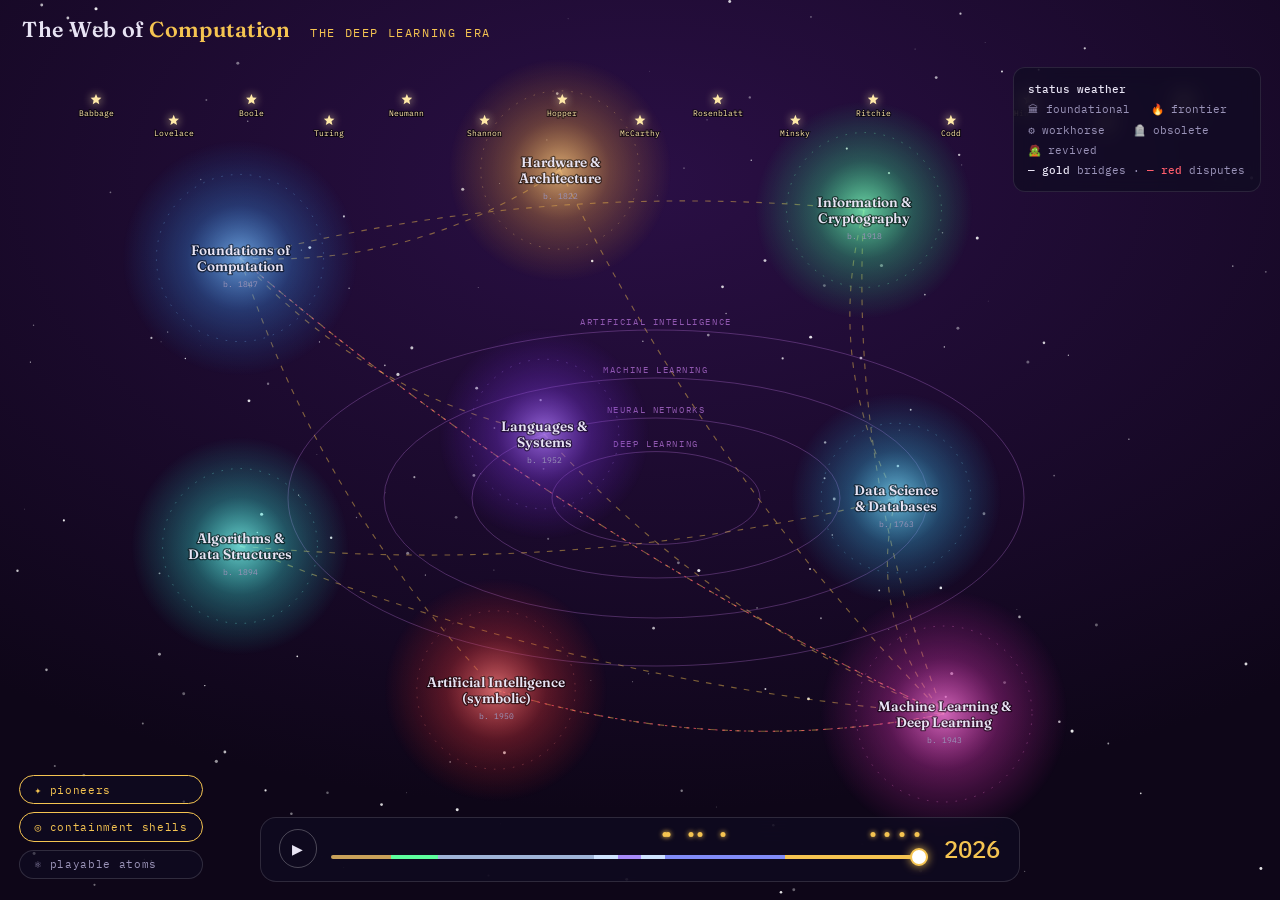
<file: web-of-computation-snapshot/index.html>
<!DOCTYPE html>
<html lang="en">
<head>
<meta charset="UTF-8">
<meta name="viewport" content="width=device-width, initial-scale=1.0">
<title>The Web of Computation — Babbage to the Model Reading This</title>
<link rel="preconnect" href="https://fonts.googleapis.com">
<link rel="preconnect" href="https://fonts.gstatic.com" crossorigin>
<link href="https://fonts.googleapis.com/css2?family=Fraunces:opsz,wght@9..144,400;9..144,600&family=Spectral:ital,wght@0,400;0,600;1,400&family=IBM+Plex+Mono:wght@400;500&display=swap" rel="stylesheet">
<link rel="stylesheet" href="style.css">
</head>
<body>

<canvas id="stars"></canvas>
<div id="frost"></div>

<header>
  <h1>The Web of <em>Computation</em></h1>
  <span id="era-label"></span>
  <button id="back-btn">← back to the cosmos</button>
</header>

<div id="legend">
  <b>status weather</b><br>
  🏛 foundational &nbsp; 🔥 frontier<br>
  ⚙️ workhorse &nbsp;&nbsp; 🪦 obsolete<br>
  🧟 revived<br>
  <b>— gold</b> bridges · <b style="color:#ff5d6c">— red</b> disputes
</div>

<div id="sky">
  <svg id="map" viewBox="0 0 1600 1000" preserveAspectRatio="xMidYMid meet"
       aria-label="Interactive map of computation history"></svg>
</div>

<aside id="panel" aria-live="polite">
  <button id="panel-close" aria-label="Close panel">✕</button>
  <div id="panel-body"></div>
</aside>

<div id="toggles">
  <button id="toggle-people">✦ pioneers</button>
  <button id="toggle-shells" class="on">◎ containment shells</button>
  <button id="toggle-atoms">⚛ playable atoms</button>
</div>

<div id="atoms" hidden>
  <div id="atoms-box">
    <button id="atoms-close" aria-label="Close atoms">✕</button>
    <nav class="atom-tabs">
      <button class="atom-tab" data-atom="turing">Turing machine</button>
      <button class="atom-tab" data-atom="enigma">Enigma</button>
      <button class="atom-tab" data-atom="perceptron">Perceptron vs XOR</button>
      <button class="atom-tab" data-atom="marble">Gradient descent</button>
      <button class="atom-tab" data-atom="attention">Attention head</button>
    </nav>

    <section class="atom-pane" id="atom-turing" hidden>
      <h3>Turing machine · 1936 — increment a binary number</h3>
      <p class="ahint">Tape + head + a rule table: the complete definition of “algorithm”. This one adds 1 to 1011₂.</p>
      <div id="tm-tape" class="tape"></div>
      <p id="tm-state" class="astatus"></p>
      <div class="abar">
        <button class="abtn" id="tm-step">step</button>
        <button class="abtn" id="tm-run">run</button>
        <button class="abtn" id="tm-reset">reset</button>
      </div>
    </section>

    <section class="atom-pane" id="atom-enigma" hidden>
      <h3>Enigma · full machine — rotors, reflector, plugboard</h3>
      <p class="ahint">Historical Wehrmacht wirings (rotors I–V, reflectors B/C), correct double-stepping, and a working plugboard. Press a key or type: the matching lamp lights, and no letter ever encodes to itself — the flaw the Bombe exploited.</p>
      <div id="en-stage"></div>
    </section>

    <section class="atom-pane" id="atom-perceptron" hidden>
      <h3>Perceptron vs XOR · 1958 → 1969 → 1986 in one toy</h3>
      <p class="ahint">Orange = 1, blue = 0. Watch a single layer fail forever — then grant it a hidden layer.</p>
      <canvas id="pc-canvas" width="420" height="320"></canvas>
      <p id="pc-status" class="astatus"></p>
      <div class="abar">
        <label class="achk"><input type="checkbox" id="pc-hidden"> hidden layer (2 units, backprop)</label>
        <button class="abtn" id="pc-reset">re-roll weights</button>
      </div>
    </section>

    <section class="atom-pane" id="atom-marble" hidden>
      <h3>Gradient descent — a marble on the loss landscape</h3>
      <p class="ahint">One knob rules them all: the learning rate η.</p>
      <canvas id="mb-canvas" width="520" height="280"></canvas>
      <p id="mb-status" class="astatus"></p>
      <div class="abar">
        <label class="achk">η <input type="range" id="mb-lr" min="0.005" max="1.2" step="0.005" value="0.12"> <span id="mb-lrv" class="mono"></span></label>
        <button class="abtn" id="mb-reset">respawn marble</button>
      </div>
    </section>

    <section class="atom-pane" id="atom-attention" hidden>
      <h3>One attention head · 2017 — softmax(Q·Kᵀ/τ)</h3>
      <p class="ahint">Click a token to select its query row; the glow on each token is its attention weight.</p>
      <div id="at-tokens" class="keys"></div>
      <canvas id="at-canvas" width="320" height="260"></canvas>
      <p id="at-status" class="astatus"></p>
      <div class="abar">
        <label class="achk">τ <input type="range" id="at-temp" min="0.2" max="4" step="0.1" value="1"> <span id="at-tempv" class="mono"></span></label>
      </div>
    </section>

    <div id="atoms-box-footer">
      <button id="atoms-close-text">✕ Close</button>
    </div>
  </div>
</div>

<div id="timebar">
  <button id="play-btn" aria-label="Play through history">▶</button>
  <div class="slider-wrap">
    <div class="tl-stars"></div>
    <input type="range" id="year-slider" min="1822" max="2026" value="2026" step="1"
           aria-label="Year scrubber, 1822 to 2026">
  </div>
  <div id="year-readout">2026</div>
</div>

<script src="data.js"></script>
<script src="app.js"></script>
<script src="atoms.js"></script>
<script src="information-theory.js"></script>
<script src="classical-cryptography.js"></script>
<script src="modern-cryptography.js"></script>
<script src="math-logic.js"></script>
<script src="quantum-computation.js"></script>
<script src="complexity-theory.js"></script>
<script src="computability-theory.js"></script>
</body>
</html>
</file>
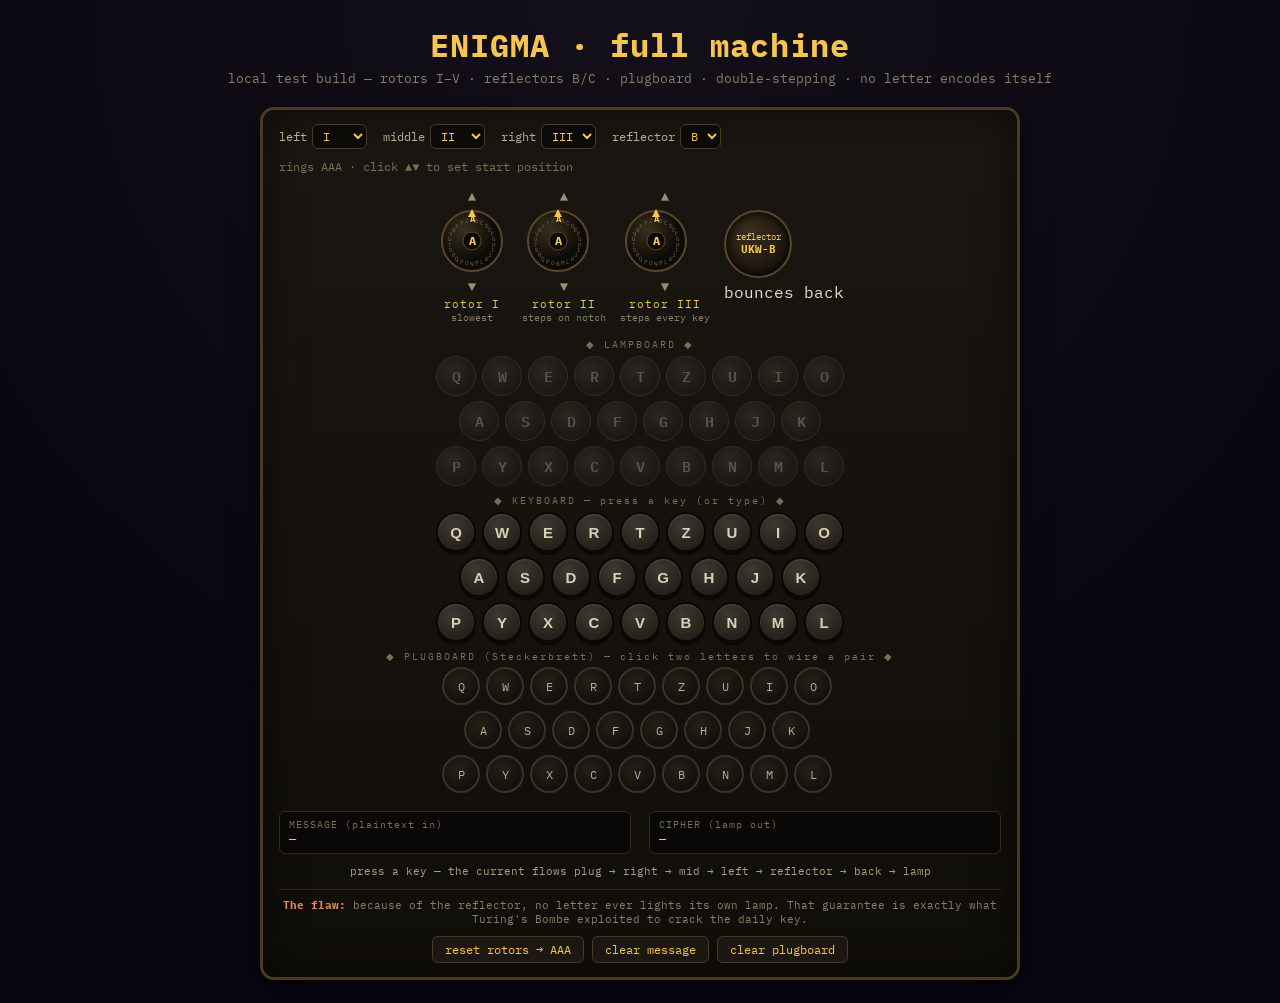
<file: AI_ML_Enigma_updated/enigma_demo.html>
<!DOCTYPE html><html lang="en"><head>
<meta charset="utf-8"><meta name="viewport" content="width=device-width,initial-scale=1">
<title>Enigma — local test</title>
<link href="https://fonts.googleapis.com/css2?family=IBM+Plex+Mono:wght@400;600;700&display=swap" rel="stylesheet">
<style>
  body{margin:0;background:radial-gradient(circle at 50% 0%,#141019,#080610 70%);
    min-height:100vh;padding:24px 12px;font-family:'IBM Plex Mono',monospace;color:#e8e2d0}
  h1{text-align:center;font-weight:700;letter-spacing:1px;color:#f5c451;margin:0 0 4px}
  .sub{text-align:center;color:#8a7f62;font-size:13px;margin-bottom:20px}
  #atom-enigma{max-width:760px;margin:0 auto}
</style></head>
<body>
  <h1>ENIGMA · full machine</h1>
  <div class="sub">local test build — rotors I–V · reflectors B/C · plugboard · double-stepping · no letter encodes itself</div>
  <section class="atom-pane" id="atom-enigma"><div id="en-stage"></div></section>
  <script>
// ============================================================
// 2) ENIGMA — full machine: 5 rotors, reflectors B/C, plugboard,
//    double-stepping, live lampboard + keyboard + rotor discs.
//    Cipher core verified: AAAAA->BDZGO, reciprocal, zero self-maps.
// ============================================================
let initEnigma; // entry point, assigned by the IIFE below
(function () {
"use strict";

const CI = c => c.charCodeAt(0) - 65;
const CH = i => String.fromCharCode(65 + ((i % 26) + 26) % 26);

const WIRING = {
  I:"EKMFLGDQVZNTOWYHXUSPAIBRCJ", II:"AJDKSIRUXBLHWTMCQGZNPYFVOE",
  III:"BDFHJLCPRTXVZNYEIWGAKMUSQO", IV:"ESOVPZJAYQUIRHXLNFTGKDCMWB",
  V:"VZBRGITYUPSDNHLXAWMJQOFECK"
};
const NOTCH = { I:"Q", II:"E", III:"V", IV:"J", V:"Z" };
const REFLECTOR = { B:"YRUHQSLDPXNGOKMIEBFZCWVJAT", C:"FVPJIAOYEDRZXWGCTKUQSBNMHL" };
const inverse = w => { const inv = Array(26); for (let i=0;i<26;i++) inv[CI(w[i])]=i; return inv; };

// German QWERTZ physical layout (keys, lamps, plugboard sockets)
const ROWS = ["QWERTZUIO", "ASDFGHJK", "PYXCVBNML"];
const PLUG_PALETTE = ["#ef4444","#f59e0b","#22c55e","#3b82f6","#a855f7",
  "#ec4899","#14b8a6","#eab308","#f97316","#06b6d4","#8b5cf6","#84cc16","#f43f5e"];

const EG = {
  order:["I","II","III"], refl:"B",
  pos:[0,0,0], ring:[0,0,0],     // [left, middle, right]
  plug:{}, pending:null,
  msg:"", cipher:"", selfMaps:0, lastPath:null
};

function fwdRotor(w, pos, ring, c){
  const s = (((pos-ring)%26)+26)%26; return (((CI(w[(c+s)%26])-s)%26)+26)%26;
}
function bwdRotor(inv, pos, ring, c){
  const s = (((pos-ring)%26)+26)%26; return (((inv[(c+s)%26]-s)%26)+26)%26;
}
function plugOf(c){ const s=CH(c); return EG.plug[s]!==undefined ? CI(EG.plug[s]) : c; }

function stepRotors(){
  const R = EG.order.map(n => CI(NOTCH[n]));
  const rightNotch = EG.pos[2] === R[2];
  const midNotch   = EG.pos[1] === R[1];
  if (midNotch){ EG.pos[0]=(EG.pos[0]+1)%26; EG.pos[1]=(EG.pos[1]+1)%26; }
  else if (rightNotch){ EG.pos[1]=(EG.pos[1]+1)%26; }
  EG.pos[2]=(EG.pos[2]+1)%26;
}

function encipher(c){
  stepRotors();
  const W = EG.order.map(n => WIRING[n]);
  const IV = W.map(inverse);
  const R = REFLECTOR[EG.refl];
  const path = [];
  let x = c;                            path.push(["key", CH(c)]);
  x = plugOf(x);                        path.push(["plug", CH(x)]);
  x = fwdRotor(W[2],EG.pos[2],EG.ring[2],x); path.push([EG.order[2], CH(x)]);
  x = fwdRotor(W[1],EG.pos[1],EG.ring[1],x); path.push([EG.order[1], CH(x)]);
  x = fwdRotor(W[0],EG.pos[0],EG.ring[0],x); path.push([EG.order[0], CH(x)]);
  x = CI(R[x]);                         path.push(["UKW-"+EG.refl, CH(x)]);
  x = bwdRotor(IV[0],EG.pos[0],EG.ring[0],x); path.push([EG.order[0]+"'", CH(x)]);
  x = bwdRotor(IV[1],EG.pos[1],EG.ring[1],x); path.push([EG.order[1]+"'", CH(x)]);
  x = bwdRotor(IV[2],EG.pos[2],EG.ring[2],x); path.push([EG.order[2]+"'", CH(x)]);
  x = plugOf(x);                        path.push(["plug", CH(x)]);
  path.push(["lamp", CH(x)]);
  EG.lastPath = path;
  return x;
}

// ---------- CSS (self-injected once) ----------
function injectCSS(){
  if (document.getElementById("enigma-css")) return;
  const s = document.createElement("style"); s.id = "enigma-css";
  s.textContent = `
  #en-stage{--amber:#f5c451;--amber-dim:#7a642b;--panel:#15130e;--metal:#26221a;
    color:#e8e2d0;font-family:'IBM Plex Mono',ui-monospace,monospace}
  #en-stage .en-wrap{background:linear-gradient(#1a1712,#100e0a);
    border:3px solid #4a3a24;border-radius:14px;padding:14px 16px;
    box-shadow:inset 0 0 40px rgba(0,0,0,.6),0 8px 30px rgba(0,0,0,.5)}
  #en-stage .en-controls{display:flex;flex-wrap:wrap;gap:10px 16px;align-items:center;
    margin-bottom:12px;font-size:12px}
  #en-stage .en-controls label{display:flex;align-items:center;gap:5px;color:#b8ad90}
  #en-stage select{background:#0c0a07;color:var(--amber);border:1px solid #4a3a24;
    border-radius:6px;padding:3px 6px;font-family:inherit;font-size:12px}
  #en-stage .en-rotors{display:flex;gap:14px;justify-content:center;align-items:center;
    flex-wrap:wrap;margin:6px 0 14px}
  #en-stage .en-rotor{text-align:center}
  #en-stage .en-rotor svg{display:block}
  #en-stage .en-rotor .rname{font-size:11px;color:var(--amber);margin-top:2px;letter-spacing:1px}
  #en-stage .en-rotor .rstep{font-size:10px;color:#8a7f62}
  #en-stage .en-stepbtn{cursor:pointer;user-select:none;color:#9a8f70;font-size:14px;
    padding:0 4px}
  #en-stage .en-stepbtn:hover{color:var(--amber)}
  #en-stage .en-ukw{width:64px;height:64px;border-radius:50%;
    background:radial-gradient(circle at 35% 30%,#3a2f1c,#0e0b07);
    border:2px solid #5a4526;display:flex;align-items:center;justify-content:center;
    flex-direction:column;color:var(--amber);font-size:11px;box-shadow:inset 0 0 12px #000}
  #en-stage .en-board-label{font-size:10px;letter-spacing:2px;color:#7a6f52;
    text-align:center;margin:8px 0 4px}
  #en-stage .en-row{display:flex;justify-content:center;gap:6px;margin:5px 0}
  #en-stage .lamp{width:38px;height:38px;border-radius:50%;display:flex;align-items:center;
    justify-content:center;font-size:15px;font-weight:600;
    background:radial-gradient(circle at 40% 35%,#2a2620,#141210);
    border:1px solid #332d22;color:#5a5347;transition:all .12s}
  #en-stage .lamp.lit{color:#1a1204;
    background:radial-gradient(circle at 40% 35%,#fff2c0,var(--amber));
    border-color:var(--amber);box-shadow:0 0 22px 4px rgba(245,196,81,.75),
    inset 0 0 8px rgba(255,255,255,.6);transform:scale(1.06)}
  #en-stage .key{width:40px;height:40px;border-radius:50%;font-size:15px;font-weight:600;
    cursor:pointer;color:#d8cfb4;
    background:radial-gradient(circle at 40% 30%,#3d3830,#1c1912);
    border:2px solid #0a0806;box-shadow:0 3px 0 #0a0806,inset 0 1px 2px rgba(255,255,255,.15);
    transition:transform .05s}
  #en-stage .key:hover{border-color:var(--amber-dim)}
  #en-stage .key.down{transform:translateY(3px);box-shadow:0 0 0 #0a0806,
    inset 0 0 10px rgba(245,196,81,.5);border-color:var(--amber)}
  #en-stage .en-plug-wrap{position:relative;margin:4px auto 0;width:max-content}
  #en-stage .en-plug-wrap svg{position:absolute;left:0;top:0;pointer-events:none;z-index:0}
  #en-stage .socket{position:absolute;width:34px;height:34px;border-radius:50%;
    display:flex;align-items:center;justify-content:center;font-size:12px;cursor:pointer;
    background:radial-gradient(circle at 40% 35%,#241f18,#0d0b08);
    border:2px solid #3a3226;color:#b8ad90;z-index:1;transition:all .12s}
  #en-stage .socket:hover{border-color:var(--amber)}
  #en-stage .socket.pending{border-color:var(--amber);box-shadow:0 0 12px rgba(245,196,81,.7)}
  #en-stage .en-io{display:flex;gap:18px;flex-wrap:wrap;margin:12px 0 6px;font-size:12px}
  #en-stage .en-io .box{flex:1;min-width:160px;background:#0a0806;border:1px solid #33291a;
    border-radius:6px;padding:6px 9px}
  #en-stage .en-io .lbl{color:#7a6f52;font-size:10px;letter-spacing:1px}
  #en-stage .en-io .val{color:var(--amber);word-break:break-all;min-height:16px;letter-spacing:2px}
  #en-stage .en-path{font-size:11px;color:#a99e80;margin:8px 0;line-height:1.7;text-align:center}
  #en-stage .en-path b{color:var(--amber)}
  #en-stage .en-note{font-size:11px;color:#8a7f62;text-align:center;margin-top:8px;
    border-top:1px solid #2a2318;padding-top:8px}
  #en-stage .en-note b{color:#e08a5a}
  #en-stage .en-buttons{display:flex;gap:8px;justify-content:center;flex-wrap:wrap;margin-top:10px}
  #en-stage .en-btn{background:#1c1710;color:var(--amber);border:1px solid #4a3a24;
    border-radius:6px;padding:5px 12px;font-family:inherit;font-size:12px;cursor:pointer}
  #en-stage .en-btn:hover{background:#2a2115}`;
  document.head.appendChild(s);
}

// ---------- rotor disc SVG ----------
function rotorDisc(slot){
  const name = EG.order[slot], pos = EG.pos[slot], notch = CI(NOTCH[name]);
  const R=30, cx=36, cy=36, rr=22;
  let ticks="";
  for (let i=0;i<26;i++){
    const ang = (i - pos) * (360/26) - 90;   // current pos -> top
    const a = ang*Math.PI/180;
    const tx = cx + rr*Math.cos(a), ty = cy + rr*Math.sin(a);
    const isCur = i===pos, isNotch = i===notch;
    ticks += `<text x="${tx.toFixed(1)}" y="${(ty+3).toFixed(1)}" text-anchor="middle"
      font-size="${isCur?9:6}" fill="${isCur?'#f5c451':isNotch?'#ef4444':'#6a6150'}"
      font-weight="${isCur?'700':'400'}">${CH(i)}</text>`;
  }
  return `<svg width="72" height="72" viewBox="0 0 72 72">
    <circle cx="${cx}" cy="${cy}" r="${R}" fill="url(#rg${slot})" stroke="#5a4526" stroke-width="2"/>
    <defs><radialGradient id="rg${slot}" cx="38%" cy="32%">
      <stop offset="0" stop-color="#3a2f1c"/><stop offset="1" stop-color="#0e0b07"/>
    </radialGradient></defs>
    ${ticks}
    <polygon points="36,4 32,12 40,12" fill="#f5c451"/>
    <circle cx="${cx}" cy="${cy}" r="9" fill="#0a0806" stroke="#5a4526"/>
    <text x="36" y="40" text-anchor="middle" font-size="12" fill="#f5c451" font-weight="700">${CH(pos)}</text>
  </svg>`;
}

// ---------- render ----------
function render(){
  const st = document.getElementById("en-stage");
  const opt = sel => ["I","II","III","IV","V"].map(r =>
    `<option ${EG.order[sel]===r?"selected":""}>${r}</option>`).join("");
  const lampRow = (letters,slot) => `<div class="en-row">` +
    letters.split("").map(l=>`<div class="lamp" data-l="${l}">${l}</div>`).join("") + `</div>`;
  const keyRow = letters => `<div class="en-row">` +
    letters.split("").map(l=>`<button class="key" data-k="${l}">${l}</button>`).join("") + `</div>`;

  st.innerHTML = `
  <div class="en-wrap">
    <div class="en-controls">
      <label>left <select data-slot="0">${opt(0)}</select></label>
      <label>middle <select data-slot="1">${opt(1)}</select></label>
      <label>right <select data-slot="2">${opt(2)}</select></label>
      <label>reflector <select id="en-refl">
        <option ${EG.refl==="B"?"selected":""}>B</option>
        <option ${EG.refl==="C"?"selected":""}>C</option></select></label>
      <span style="color:#7a6f52">rings AAA · click ▲▼ to set start position</span>
    </div>

    <div class="en-rotors" id="en-rotor-bank"></div>

    <div class="en-board-label">◆ LAMPBOARD ◆</div>
    <div id="en-lamps">${lampRow(ROWS[0])}${lampRow(ROWS[1])}${lampRow(ROWS[2])}</div>

    <div class="en-board-label">◆ KEYBOARD — press a key (or type) ◆</div>
    <div id="en-keyboard">${keyRow(ROWS[0])}${keyRow(ROWS[1])}${keyRow(ROWS[2])}</div>

    <div class="en-board-label">◆ PLUGBOARD (Steckerbrett) — click two letters to wire a pair ◆</div>
    <div class="en-plug-wrap" id="en-plug"></div>

    <div class="en-io">
      <div class="box"><div class="lbl">MESSAGE (plaintext in)</div><div class="val" id="en-msg">—</div></div>
      <div class="box"><div class="lbl">CIPHER (lamp out)</div><div class="val" id="en-cipher">—</div></div>
    </div>
    <div class="en-path" id="en-path">press a key — the current flows plug → right → mid → left → reflector → back → lamp</div>
    <div class="en-note" id="en-note"><b>The flaw:</b> because of the reflector, no letter ever lights its own lamp.
      That guarantee is exactly what Turing's Bombe exploited to crack the daily key.</div>
    <div class="en-buttons">
      <button class="en-btn" id="en-reset">reset rotors → AAA</button>
      <button class="en-btn" id="en-clearmsg">clear message</button>
      <button class="en-btn" id="en-clearplug">clear plugboard</button>
    </div>
  </div>`;

  renderRotorBank();
  renderPlugboard();
  document.getElementById("en-msg").textContent = EG.msg || "—";
  document.getElementById("en-cipher").textContent = EG.cipher || "—";

  // wire controls
  st.querySelectorAll("select[data-slot]").forEach(sel =>
    sel.addEventListener("change", () => { EG.order[+sel.dataset.slot]=sel.value; render(); }));
  document.getElementById("en-refl").addEventListener("change", e => { EG.refl=e.target.value; });
  st.querySelectorAll(".key").forEach(k =>
    k.addEventListener("click", () => press(k.dataset.k)));
  document.getElementById("en-reset").addEventListener("click", () => {
    EG.pos=[0,0,0]; renderRotorBank(); });
  document.getElementById("en-clearmsg").addEventListener("click", () => {
    EG.msg=""; EG.cipher=""; EG.selfMaps=0;
    document.getElementById("en-msg").textContent="—";
    document.getElementById("en-cipher").textContent="—"; clearLamps(); });
  document.getElementById("en-clearplug").addEventListener("click", () => {
    EG.plug={}; EG.pending=null; renderPlugboard(); });
}

function renderRotorBank(){
  const bank = document.getElementById("en-rotor-bank");
  const stepper = slot => `
    <div class="en-rotor">
      <div class="en-stepbtn" data-up="${slot}">▲</div>
      ${rotorDisc(slot)}
      <div class="en-stepbtn" data-dn="${slot}">▼</div>
      <div class="rname">rotor ${EG.order[slot]}</div>
      <div class="rstep">${slot===2?"steps every key":slot===1?"steps on notch":"slowest"}</div>
    </div>`;
  bank.innerHTML = stepper(0)+stepper(1)+stepper(2)+
    `<div style="text-align:center">
       <div class="en-ukw"><span style="font-size:9px">reflector</span><b>UKW-${EG.refl}</b></div>
       <div class="rname" style="margin-top:4px">bounces back</div></div>`;
  bank.querySelectorAll("[data-up]").forEach(b => b.addEventListener("click", ()=>{
    const s=+b.dataset.up; EG.pos[s]=(EG.pos[s]+1)%26; renderRotorBank(); }));
  bank.querySelectorAll("[data-dn]").forEach(b => b.addEventListener("click", ()=>{
    const s=+b.dataset.dn; EG.pos[s]=(EG.pos[s]+25)%26; renderRotorBank(); }));
}

function renderPlugboard(){
  const wrap = document.getElementById("en-plug");
  const cell=44, sr=17, W=9*cell, H=3*cell;
  const centers = {};
  let sockets="";
  ROWS.forEach((row,ri) => {
    const indent = ri===1 ? cell/2 : 0;
    row.split("").forEach((l,ci2) => {
      const x = ci2*cell + indent, y = ri*cell;
      centers[l] = {x:x+sr, y:y+sr};
      const partner = EG.plug[l];
      let ring = "";
      if (partner){ const idx = pairIndex(l); ring = `border-color:${PLUG_PALETTE[idx%PLUG_PALETTE.length]}`; }
      const pend = EG.pending===l ? " pending" : "";
      sockets += `<div class="socket${pend}" data-s="${l}" style="left:${x}px;top:${y}px;${ring}">${l}</div>`;
    });
  });
  // wires
  let lines=""; const done={};
  Object.keys(EG.plug).forEach(a => {
    const b=EG.plug[a]; if(done[a]||done[b])return; done[a]=done[b]=1;
    const idx=pairIndex(a), col=PLUG_PALETTE[idx%PLUG_PALETTE.length];
    const p=centers[a], q=centers[b];
    const mx=(p.x+q.x)/2, my=(p.y+q.y)/2 + 26;
    lines += `<path d="M${p.x} ${p.y} Q ${mx} ${my} ${q.x} ${q.y}" stroke="${col}"
      stroke-width="2.5" fill="none" opacity=".85"/>`;
  });
  wrap.style.width=W+"px"; wrap.style.height=H+"px";
  wrap.innerHTML = `<svg width="${W}" height="${H+30}">${lines}</svg>` + sockets;
  wrap.querySelectorAll(".socket").forEach(s =>
    s.addEventListener("click", () => plugClick(s.dataset.s)));
}
function pairIndex(letter){
  const keys = Object.keys(EG.plug).filter(k => k < EG.plug[k]).sort();
  const norm = letter < EG.plug[letter] ? letter : EG.plug[letter];
  return keys.indexOf(norm);
}
function plugClick(l){
  if (EG.plug[l]){ const p=EG.plug[l]; delete EG.plug[l]; delete EG.plug[p]; EG.pending=null; renderPlugboard(); return; }
  if (EG.pending===null){ EG.pending=l; renderPlugboard(); return; }
  if (EG.pending===l){ EG.pending=null; renderPlugboard(); return; }
  if (Object.keys(EG.plug).length>=26){ EG.pending=null; renderPlugboard(); return; }
  EG.plug[EG.pending]=l; EG.plug[l]=EG.pending; EG.pending=null; renderPlugboard();
}

function clearLamps(){ document.querySelectorAll("#en-lamps .lamp").forEach(x=>x.classList.remove("lit")); }
let lampTimer=null;
function press(letter){
  const c = CI(letter), out = encipher(c), outL = CH(out);
  EG.msg += letter; EG.cipher += outL;
  if (letter===outL) EG.selfMaps++;   // will always stay 0
  // key press animation
  const kbtn = document.querySelector(`#en-keyboard .key[data-k="${letter}"]`);
  if (kbtn){ kbtn.classList.add("down"); setTimeout(()=>kbtn.classList.remove("down"),120); }
  // lamp
  clearLamps();
  const lamp = document.querySelector(`#en-lamps .lamp[data-l="${outL}"]`);
  if (lamp) lamp.classList.add("lit");
  clearTimeout(lampTimer); lampTimer = setTimeout(clearLamps, 650);
  // readouts
  renderRotorBank();
  document.getElementById("en-msg").textContent = EG.msg;
  document.getElementById("en-cipher").textContent = EG.cipher;
  const p = EG.lastPath;
  document.getElementById("en-path").innerHTML =
    p.map(([stage,ltr],i)=> (i===0?"":"→ ") +
      `<span title="${stage}"><b>${ltr}</b><sub style="color:#6a6150;font-size:9px">${stage}</sub></span>`
    ).join(" ");
}

// physical keyboard (attached once, guarded by pane visibility)
document.addEventListener("keydown", e => {
  const pane = document.getElementById("atom-enigma");
  if (!pane || pane.hidden) return;
  const k = e.key.toUpperCase();
  if (/^[A-Z]$/.test(k)){ e.preventDefault(); press(k); }
});

initEnigma = function(){ injectCSS(); render(); };
window.__enigmaInit = initEnigma;
})();
  window.__enigmaInit ? window.__enigmaInit() : initEnigma();
  </script>
</body></html>
</file>
<file: web-of-computation-snapshot/style.css>
/* THE WEB OF COMPUTATION — era-tinted cosmos */

:root {
  --sky1: #0e0618;
  --sky2: #2a0f45;
  --tint: #f5c451;
  --gold: #f5c451;
  --ink: #e8e4f4;
  --dim: #9a93b8;
  --glass: rgba(16, 12, 34, 0.72);
  --edge: rgba(245, 196, 81, 0.55);
}

* { margin: 0; padding: 0; box-sizing: border-box; }

html, body { height: 100%; overflow: hidden; }

body {
  font-family: "Spectral", Georgia, serif;
  background: radial-gradient(120% 100% at 50% 20%, var(--sky2), var(--sky1) 70%);
  color: var(--ink);
  transition: background 1.2s ease;
}

#stars { position: fixed; inset: 0; z-index: 0; pointer-events: none; }

#frost {
  position: fixed; inset: 0; z-index: 1; pointer-events: none;
  opacity: 0; transition: opacity 1.4s ease;
  background:
    radial-gradient(120% 90% at 50% 110%, rgba(207,227,255,0.16), transparent 55%),
    radial-gradient(90% 60% at -5% -5%, rgba(207,227,255,0.22), transparent 45%),
    radial-gradient(90% 60% at 105% -5%, rgba(207,227,255,0.22), transparent 45%);
  backdrop-filter: saturate(0.55) brightness(0.92);
  -webkit-backdrop-filter: saturate(0.55) brightness(0.92);
}
body.winter #frost { opacity: 1; }

/* ---------- header ---------- */
header {
  position: fixed; top: 0; left: 0; right: 0; z-index: 20;
  display: flex; align-items: baseline; gap: 1.2rem;
  padding: 1rem 1.4rem;
  pointer-events: none;
}
header h1 {
  font-family: "Fraunces", Georgia, serif;
  font-weight: 600; font-size: 1.35rem; letter-spacing: 0.02em;
  color: var(--ink);
}
header h1 em { color: var(--tint); font-style: normal; transition: color 1.2s ease; }
#era-label {
  font-family: "IBM Plex Mono", monospace; font-size: 0.72rem;
  color: var(--tint); letter-spacing: 0.14em; text-transform: uppercase;
  transition: color 1.2s ease;
}
#back-btn {
  pointer-events: auto;
  display: none; margin-left: auto;
  font-family: "IBM Plex Mono", monospace; font-size: 0.75rem;
  color: var(--ink); background: var(--glass); border: 1px solid rgba(255,255,255,0.16);
  border-radius: 999px; padding: 0.45rem 1rem; cursor: pointer;
}
#back-btn:hover, #back-btn:focus-visible { border-color: var(--gold); color: var(--gold); }
body.zoomed #back-btn { display: block; }

/* ---------- the sky (SVG) ---------- */
#sky { position: fixed; inset: 0; z-index: 2; }
#sky svg { width: 100%; height: 100%; }

.bridge {
  fill: none; stroke: var(--edge); stroke-width: 1.4;
  stroke-dasharray: 7 9; animation: flow 2.6s linear infinite;
  opacity: 0.85; cursor: pointer;
}
.bridge.unborn { opacity: 0.06; animation: none; }
.controversy {
  fill: none; stroke: #ff5d6c; stroke-width: 1.3;
  stroke-dasharray: 3 6; opacity: 0.75; cursor: pointer;
  animation: flow 1.2s linear infinite;
}
.controversy.unborn { opacity: 0.05; animation: none; }
@keyframes flow { to { stroke-dashoffset: -32; } }

.bridge-hit { stroke: transparent; stroke-width: 14; fill: none; cursor: pointer; }

.shell { fill: none; stroke: #d98bff; stroke-width: 1; opacity: 0.35; }
.shell-label {
  font-family: "IBM Plex Mono", monospace; font-size: 11px;
  fill: #d98bff; opacity: 0.6; letter-spacing: 0.18em;
}

/* domain nebulae */
.domain { cursor: pointer; }
.domain .neb { transition: opacity 0.9s ease; }
.domain .ring {
  fill: none; stroke-width: 0.8; opacity: 0.5;
  transform-origin: center; transform-box: fill-box;
  animation: spin 60s linear infinite;
}
.domain text {
  font-family: "Fraunces", Georgia, serif; font-size: 17px; font-weight: 600;
  fill: var(--ink); text-anchor: middle; paint-order: stroke;
  stroke: rgba(0,0,0,0.55); stroke-width: 3px;
}
.domain .yr {
  font-family: "IBM Plex Mono", monospace; font-size: 10.5px; font-weight: 400;
  fill: var(--dim); stroke: none;
}
.domain.unborn { opacity: 0.13; }
.domain.unborn .ring { animation: none; }
.domain.linked .neb { filter: brightness(1.9); }
@keyframes spin { to { transform: rotate(360deg); } }

/* field orbs */
.field { cursor: pointer; opacity: 0; pointer-events: none; transition: opacity 0.5s ease; }
body.zoomed .field.active { opacity: 1; pointer-events: auto; }
.field circle.core { stroke-width: 1.4; }
.field text {
  font-family: "IBM Plex Mono", monospace; font-size: 10.5px;
  fill: var(--ink); text-anchor: middle;
  paint-order: stroke; stroke: rgba(0,0,0,0.6); stroke-width: 2.5px;
}
.field.unborn { opacity: 0.12 !important; pointer-events: none !important; }

/* status weather */
.s-found circle.core { fill: #dfe9ff; stroke: #ffffff; filter: drop-shadow(0 0 7px rgba(200,220,255,0.9)); }
.s-work  circle.core { fill: #3fd0c9; stroke: #8ef2ec; filter: drop-shadow(0 0 5px rgba(63,208,201,0.7)); }
.s-fire  circle.core { fill: #ff7847; stroke: #ffc09a; animation: ember 1.6s ease-in-out infinite; }
.s-obs   circle.core { fill: #3a3a4a; stroke: #6b6b80; stroke-dasharray: 3 3; }
.s-rev   circle.core { fill: #57e08a; stroke: #b6ffd2; animation: zombie 2.4s ease-in-out infinite; }
@keyframes ember {
  0%,100% { filter: drop-shadow(0 0 5px rgba(255,120,71,0.9)); }
  50%     { filter: drop-shadow(0 0 13px rgba(255,160,90,1)); }
}
@keyframes zombie {
  0%,100% { filter: drop-shadow(0 0 3px rgba(87,224,138,0.5)); }
  50%     { filter: drop-shadow(0 0 11px rgba(87,224,138,1)); }
}

/* pioneer stars */
.pioneer { cursor: pointer; opacity: 0; pointer-events: none; transition: opacity 0.5s; }
body.people .pioneer { opacity: 1; pointer-events: auto; }
.pioneer.unborn { opacity: 0.1 !important; pointer-events: none !important; }
.pioneer path { fill: #ffe9a8; filter: drop-shadow(0 0 6px rgba(255,233,168,0.9)); }
.pioneer text {
  font-family: "IBM Plex Mono", monospace; font-size: 10px;
  fill: #ffe9a8; text-anchor: middle;
  paint-order: stroke; stroke: rgba(0,0,0,0.6); stroke-width: 2.5px;
}

/* ---------- glass panel ---------- */
#panel {
  position: fixed; top: 0; right: 0; bottom: 0; z-index: 30;
  width: min(420px, 92vw);
  background: var(--glass);
  backdrop-filter: blur(18px) saturate(1.3);
  -webkit-backdrop-filter: blur(18px) saturate(1.3);
  border-left: 1px solid rgba(255,255,255,0.12);
  transform: translateX(105%); transition: transform 0.45s cubic-bezier(.2,.9,.25,1);
  padding: 4.4rem 1.6rem 7rem; overflow-y: auto;
}
#panel.open { transform: translateX(0); }
#panel h2 { font-family: "Fraunces", Georgia, serif; font-size: 1.5rem; font-weight: 600; margin-bottom: 0.2rem; }
#panel .meta {
  font-family: "IBM Plex Mono", monospace; font-size: 0.72rem; color: var(--gold);
  letter-spacing: 0.1em; margin-bottom: 1rem;
}
#panel p.blurb { font-size: 0.95rem; line-height: 1.6; color: var(--ink); margin-bottom: 1.4rem; }
#panel .fate { border-left: 2px solid var(--gold); padding-left: 0.8rem; color: var(--dim); font-style: italic; font-size: 0.9rem; line-height: 1.55; }
.topic { padding: 0.75rem 0; border-top: 1px solid rgba(255,255,255,0.09); }
.topic h3 { font-size: 1rem; font-weight: 600; font-family: "Spectral", serif; }
.topic .tmeta { font-family: "IBM Plex Mono", monospace; font-size: 0.68rem; color: var(--dim); margin: 0.15rem 0 0.3rem; }
.topic p { font-size: 0.86rem; line-height: 1.5; color: var(--dim); }
.topic.unborn { opacity: 0.25; }
#panel-close {
  position: absolute; top: 1rem; right: 1rem;
  background: none; border: 1px solid rgba(255,255,255,0.2); color: var(--ink);
  width: 2rem; height: 2rem; border-radius: 50%; cursor: pointer; font-size: 1rem;
}
#panel-close:hover, #panel-close:focus-visible { border-color: var(--gold); color: var(--gold); }

/* ---------- the scrubber (signature element) ---------- */
#timebar {
  position: fixed; left: 50%; bottom: 1.1rem; transform: translateX(-50%);
  z-index: 25; width: min(760px, 94vw);
  background: var(--glass);
  backdrop-filter: blur(14px);
  -webkit-backdrop-filter: blur(14px);
  border: 1px solid rgba(255,255,255,0.13);
  border-radius: 16px; padding: 0.7rem 1.1rem 0.85rem;
  display: grid; grid-template-columns: auto 1fr auto; gap: 0.9rem; align-items: center;
}
#year-readout {
  font-family: "IBM Plex Mono", monospace; font-size: 1.5rem; font-weight: 500;
  color: var(--tint); min-width: 4.2ch; text-align: center; transition: color 1.2s ease;
}
#play-btn {
  background: none; border: 1px solid rgba(255,255,255,0.25); color: var(--ink);
  width: 2.4rem; height: 2.4rem; border-radius: 50%; cursor: pointer; font-size: 0.9rem;
}
#play-btn:hover, #play-btn:focus-visible { border-color: var(--gold); color: var(--gold); }
.slider-wrap { position: relative; padding-top: 10px; }
#year-slider { width: 100%; appearance: none; height: 4px; border-radius: 2px;
  background: linear-gradient(90deg,#c9a15a 0 10%,#5dff9e 10% 18%,#9fb4d8 18% 44%,#cfe3ff 44% 48%,#a78bfa 48% 52%,#cfe3ff 52% 56%,#818cf8 56% 76%,#f5c451 76% 100%);
  outline: none; cursor: pointer;
}
#year-slider::-webkit-slider-thumb {
  appearance: none; width: 18px; height: 18px; border-radius: 50%;
  background: #fff; border: 2px solid var(--gold);
  box-shadow: 0 0 10px rgba(245,196,81,0.9); cursor: grab;
}
#year-slider::-moz-range-thumb {
  width: 18px; height: 18px; border-radius: 50%;
  background: #fff; border: 2px solid var(--gold);
  box-shadow: 0 0 10px rgba(245,196,81,0.9); cursor: grab;
}
.tl-stars { position: absolute; top: 0; left: 0; right: 0; height: 8px; pointer-events: none; }
.tl-stars span {
  position: absolute; top: 0; width: 5px; height: 5px; border-radius: 50%;
  background: var(--gold); box-shadow: 0 0 5px var(--gold); transform: translateX(-50%);
}

/* ---------- toggles ---------- */
#toggles { position: fixed; left: 1.2rem; bottom: 1.3rem; z-index: 25; display: flex; flex-direction: column; gap: 0.5rem; }
#toggles button {
  font-family: "IBM Plex Mono", monospace; font-size: 0.7rem; letter-spacing: 0.06em;
  color: var(--dim); background: var(--glass); border: 1px solid rgba(255,255,255,0.14);
  border-radius: 999px; padding: 0.42rem 0.9rem; cursor: pointer; text-align: left;
}
#toggles button.on { color: var(--gold); border-color: var(--gold); }
#toggles button:focus-visible { outline: 2px solid var(--gold); }

/* legend */
#legend {
  position: fixed; right: 1.2rem; top: 4.2rem; z-index: 15;
  font-family: "IBM Plex Mono", monospace; font-size: 0.66rem; color: var(--dim);
  background: var(--glass); border: 1px solid rgba(255,255,255,0.1);
  border-radius: 12px; padding: 0.7rem 0.9rem; line-height: 1.9;
  backdrop-filter: blur(10px); -webkit-backdrop-filter: blur(10px);
}
#legend b { color: var(--ink); font-weight: 500; }

@media (max-width: 700px) {
  #legend { display: none; }
  header h1 { font-size: 1rem; }
  #era-label { display: none; }
  #panel { width: 100vw; }
}

@media (prefers-reduced-motion: reduce) {
  .bridge, .controversy, .domain .ring, .s-fire circle.core, .s-rev circle.core { animation: none !important; }
  #panel { transition: none; }
}

/* ---------- Part 3: playable atoms ---------- */
#atoms {
  position: fixed; inset: 0; z-index: 40;
  background: rgba(4,4,12,0.66); backdrop-filter: blur(6px);
  -webkit-backdrop-filter: blur(6px);
  display: flex; align-items: center; justify-content: center;
}
#atoms[hidden] { display: none; }
#atoms-box {
  position: relative; width: min(680px, 94vw); max-height: 90vh; overflow-y: auto;
  background: var(--glass); border: 1px solid rgba(255,255,255,0.15);
  border-radius: 18px; padding: 1.2rem 1.4rem 1.4rem;
  backdrop-filter: blur(20px) saturate(1.3); -webkit-backdrop-filter: blur(20px) saturate(1.3);
}
#atoms-close {
  position: absolute; top: 0.6rem; right: 0.6rem;
  background: rgba(255,255,255,0.08); border: 1px solid rgba(255,255,255,0.3); color: var(--ink);
  width: 2.75rem; height: 2.75rem; min-width: 44px; min-height: 44px;
  border-radius: 50%; cursor: pointer; font-size: 1.1rem; z-index: 5;
}
#atoms-close:hover, #atoms-close:focus-visible { border-color: var(--gold); color: var(--gold); background: rgba(245,196,81,0.15); }
#atoms-box-footer {
  display: flex; justify-content: center; margin-top: 1.2rem; padding-top: 1rem;
  border-top: 1px solid rgba(255,255,255,0.1);
}
#atoms-close-text {
  font-family: "IBM Plex Mono", monospace; font-size: 0.85rem;
  color: var(--ink); background: rgba(255,255,255,0.08); border: 1px solid rgba(255,255,255,0.3);
  border-radius: 999px; padding: 0.6rem 2rem; cursor: pointer;
}
#atoms-close-text:hover, #atoms-close-text:focus-visible { border-color: var(--gold); color: var(--gold); }
.atom-tabs { display: flex; flex-wrap: wrap; gap: 0.4rem; margin: 0 2.2rem 1rem 0; }
.atom-tab {
  font-family: "IBM Plex Mono", monospace; font-size: 0.68rem;
  color: var(--dim); background: none; border: 1px solid rgba(255,255,255,0.16);
  border-radius: 999px; padding: 0.35rem 0.75rem; cursor: pointer;
}
.atom-tab.on { color: var(--gold); border-color: var(--gold); }
.atom-pane h3 { font-family: "Fraunces", serif; font-size: 1.1rem; margin-bottom: 0.3rem; }
.ahint { font-size: 0.85rem; color: var(--dim); margin-bottom: 0.9rem; line-height: 1.5; }
.astatus { font-size: 0.85rem; line-height: 1.55; margin: 0.6rem 0; color: var(--ink); }
.astatus.mono { font-family: "IBM Plex Mono", monospace; font-size: 0.72rem; color: var(--dim); word-break: break-all; }
.abar { display: flex; align-items: center; gap: 0.6rem; flex-wrap: wrap; margin-top: 0.6rem; }
.abtn, .key {
  font-family: "IBM Plex Mono", monospace; font-size: 0.75rem;
  color: var(--ink); background: rgba(255,255,255,0.06);
  border: 1px solid rgba(255,255,255,0.2); border-radius: 8px;
  padding: 0.4rem 0.8rem; cursor: pointer;
}
.abtn:hover, .key:hover, .abtn:focus-visible, .key:focus-visible { border-color: var(--gold); color: var(--gold); }
.achk { font-family: "IBM Plex Mono", monospace; font-size: 0.72rem; color: var(--dim);
  display: flex; align-items: center; gap: 0.45rem; }
.tape { display: flex; gap: 4px; margin: 0.8rem 0; flex-wrap: wrap; }
.cell {
  width: 38px; height: 44px; border: 1px solid rgba(255,255,255,0.25); border-radius: 6px;
  display: grid; place-items: center;
  font-family: "IBM Plex Mono", monospace; font-size: 1.15rem;
}
.cell.head { border-color: var(--gold); box-shadow: 0 0 12px rgba(245,196,81,0.7); color: var(--gold); }
.keys { display: flex; flex-wrap: wrap; gap: 5px; margin: 0.5rem 0 0.8rem; }
.key { width: 2.1rem; text-align: center; padding: 0.4rem 0; }
.key.tok { width: auto; padding: 0.45rem 0.9rem; }
.key.tok.on { color: var(--gold); border-color: var(--gold); }
canvas#pc-canvas, canvas#mb-canvas, canvas#at-canvas {
  width: 100%; max-width: 520px; border: 1px solid rgba(255,255,255,0.12);
  border-radius: 10px; background: rgba(0,0,0,0.25);
}
.atom-launch {
  display: block; width: 100%; margin: 0 0 1rem;
  font-family: "IBM Plex Mono", monospace; font-size: 0.78rem;
  color: #0e0618; background: var(--gold); border: none; border-radius: 10px;
  padding: 0.6rem; cursor: pointer; font-weight: 500;
}
.atom-launch:hover { filter: brightness(1.12); }
</file>
